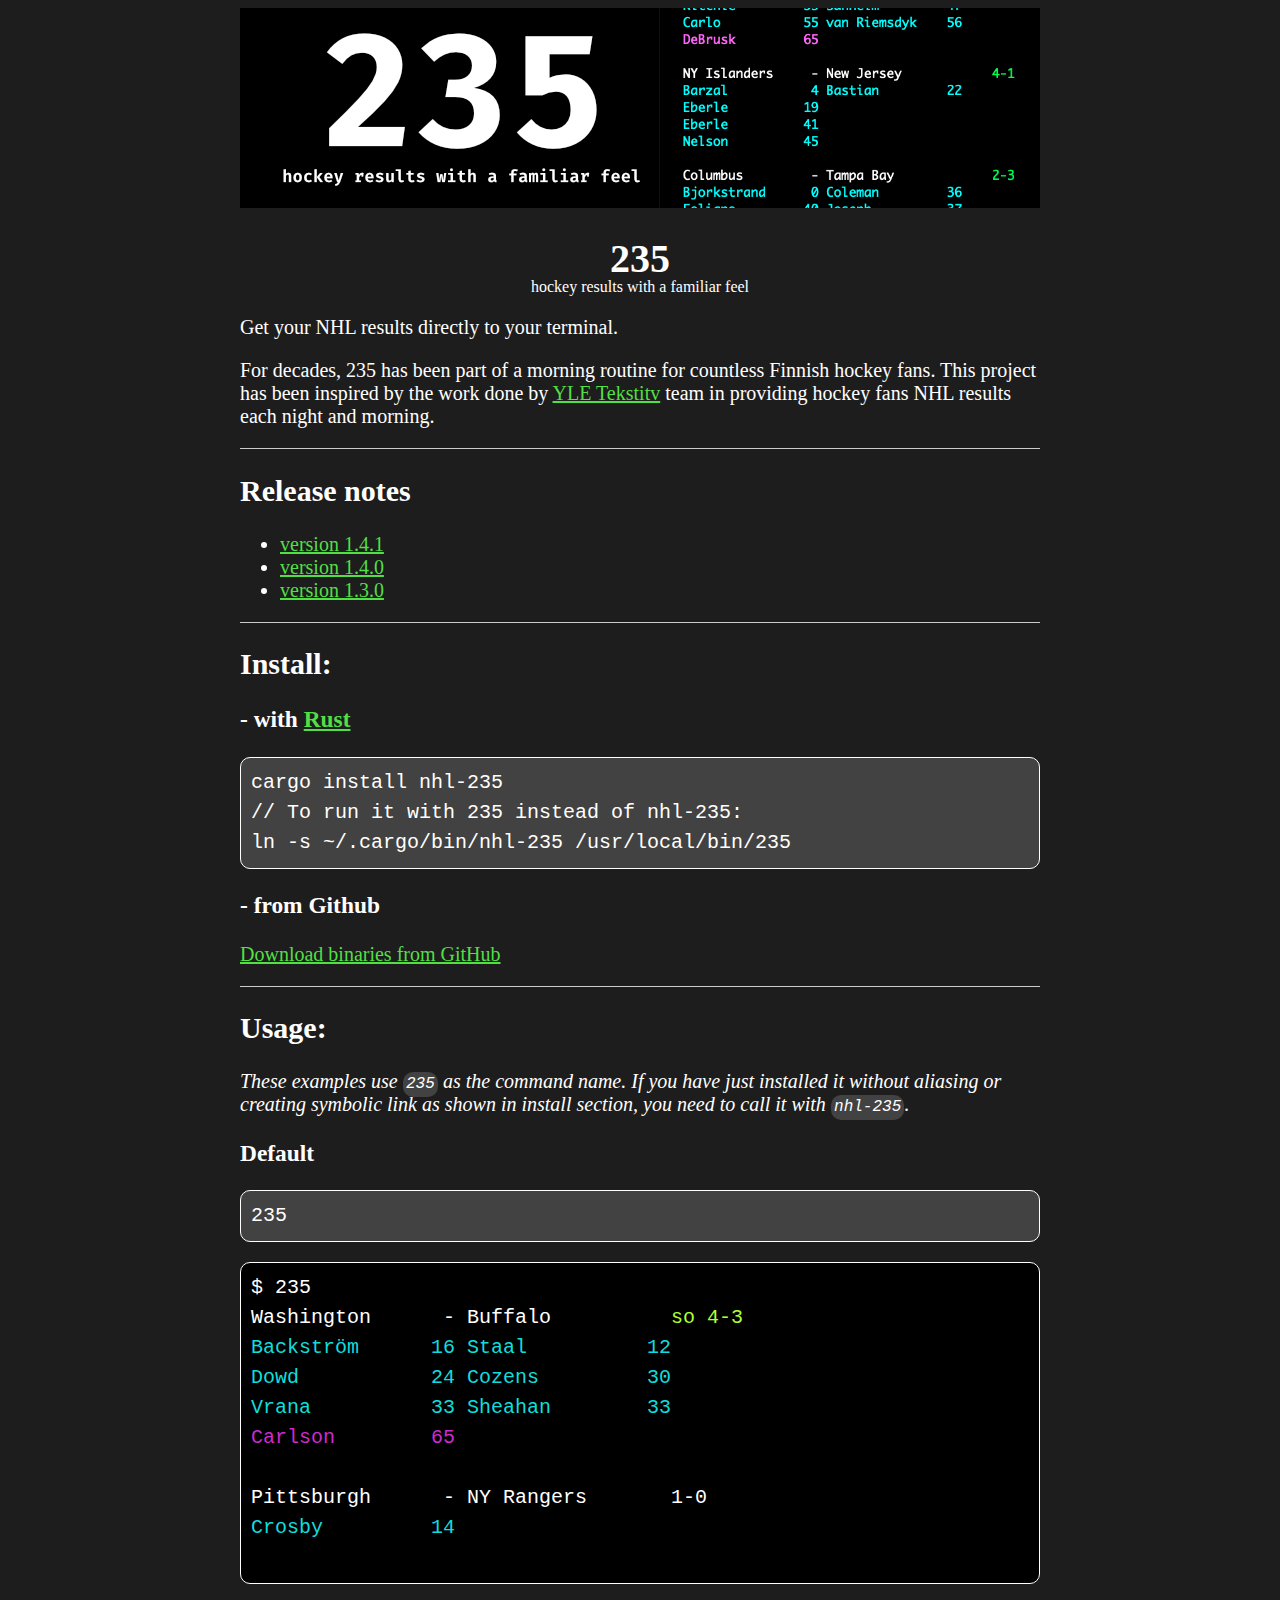
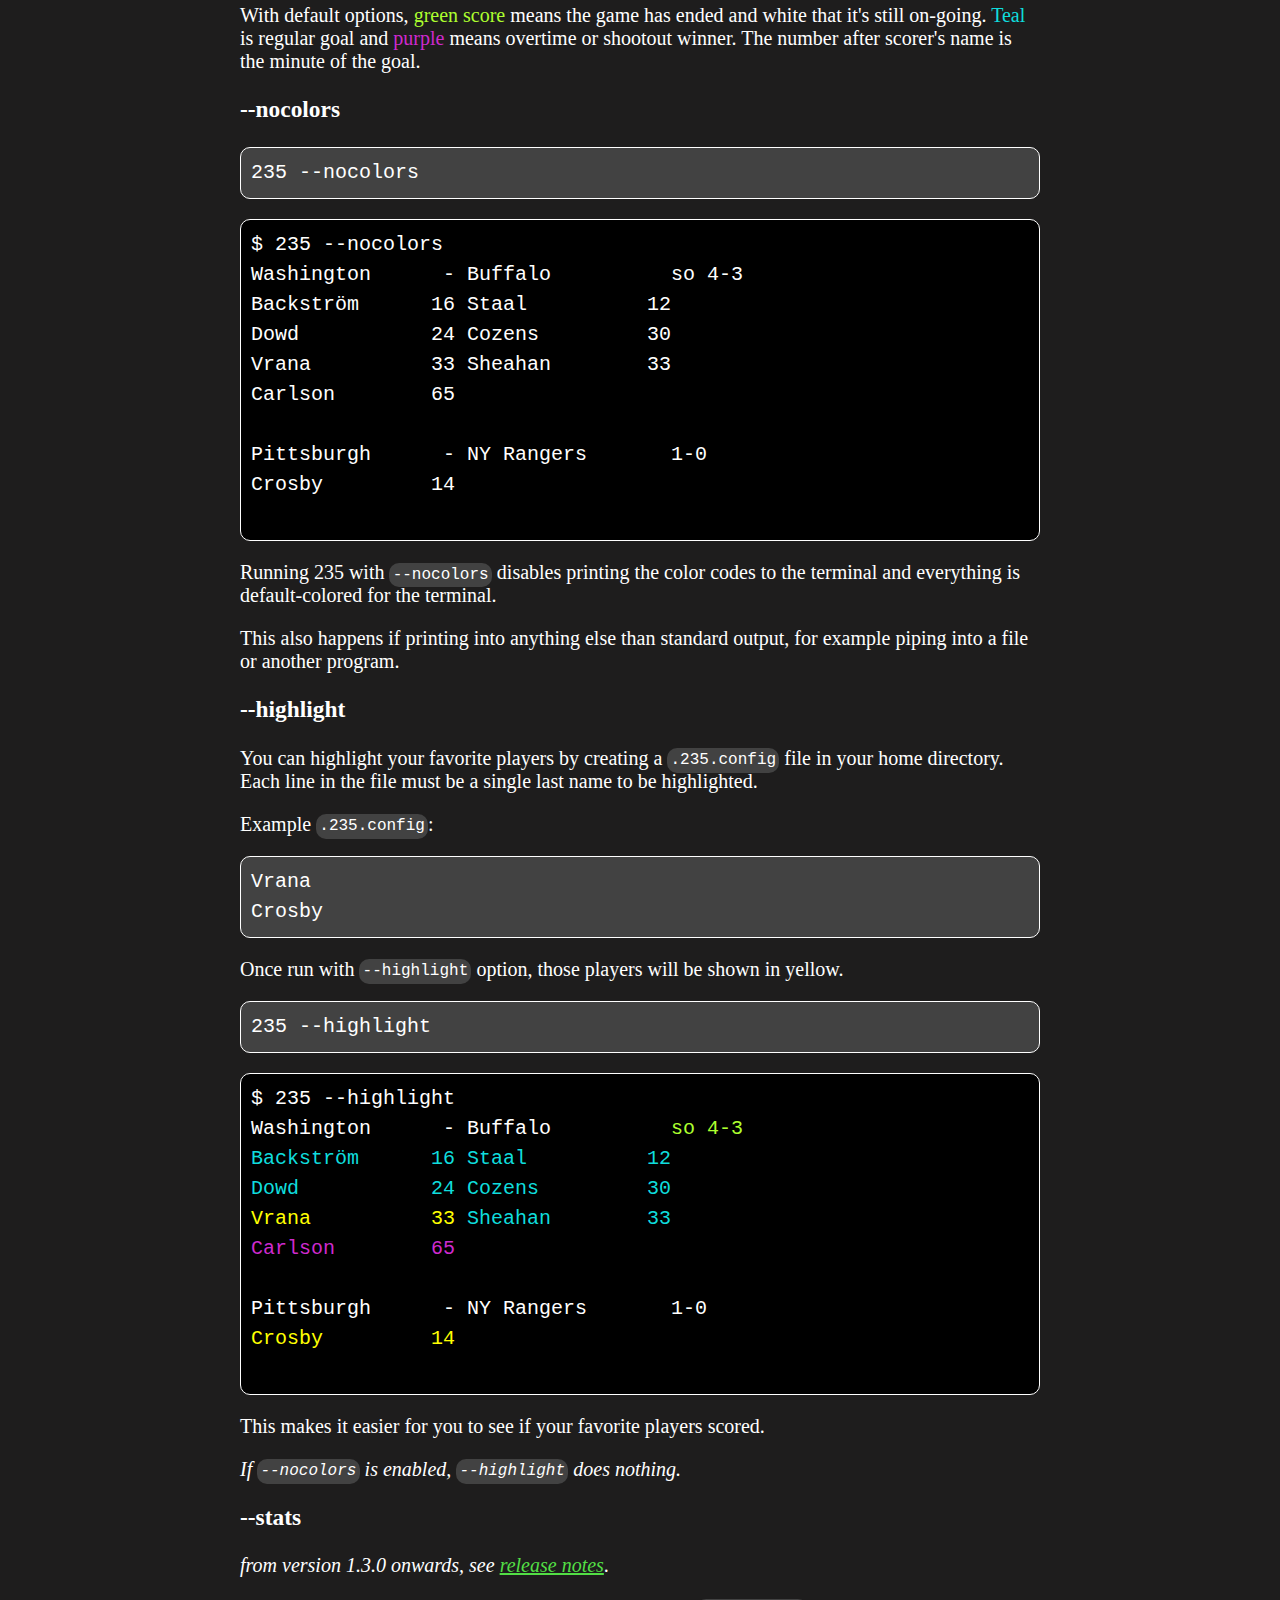
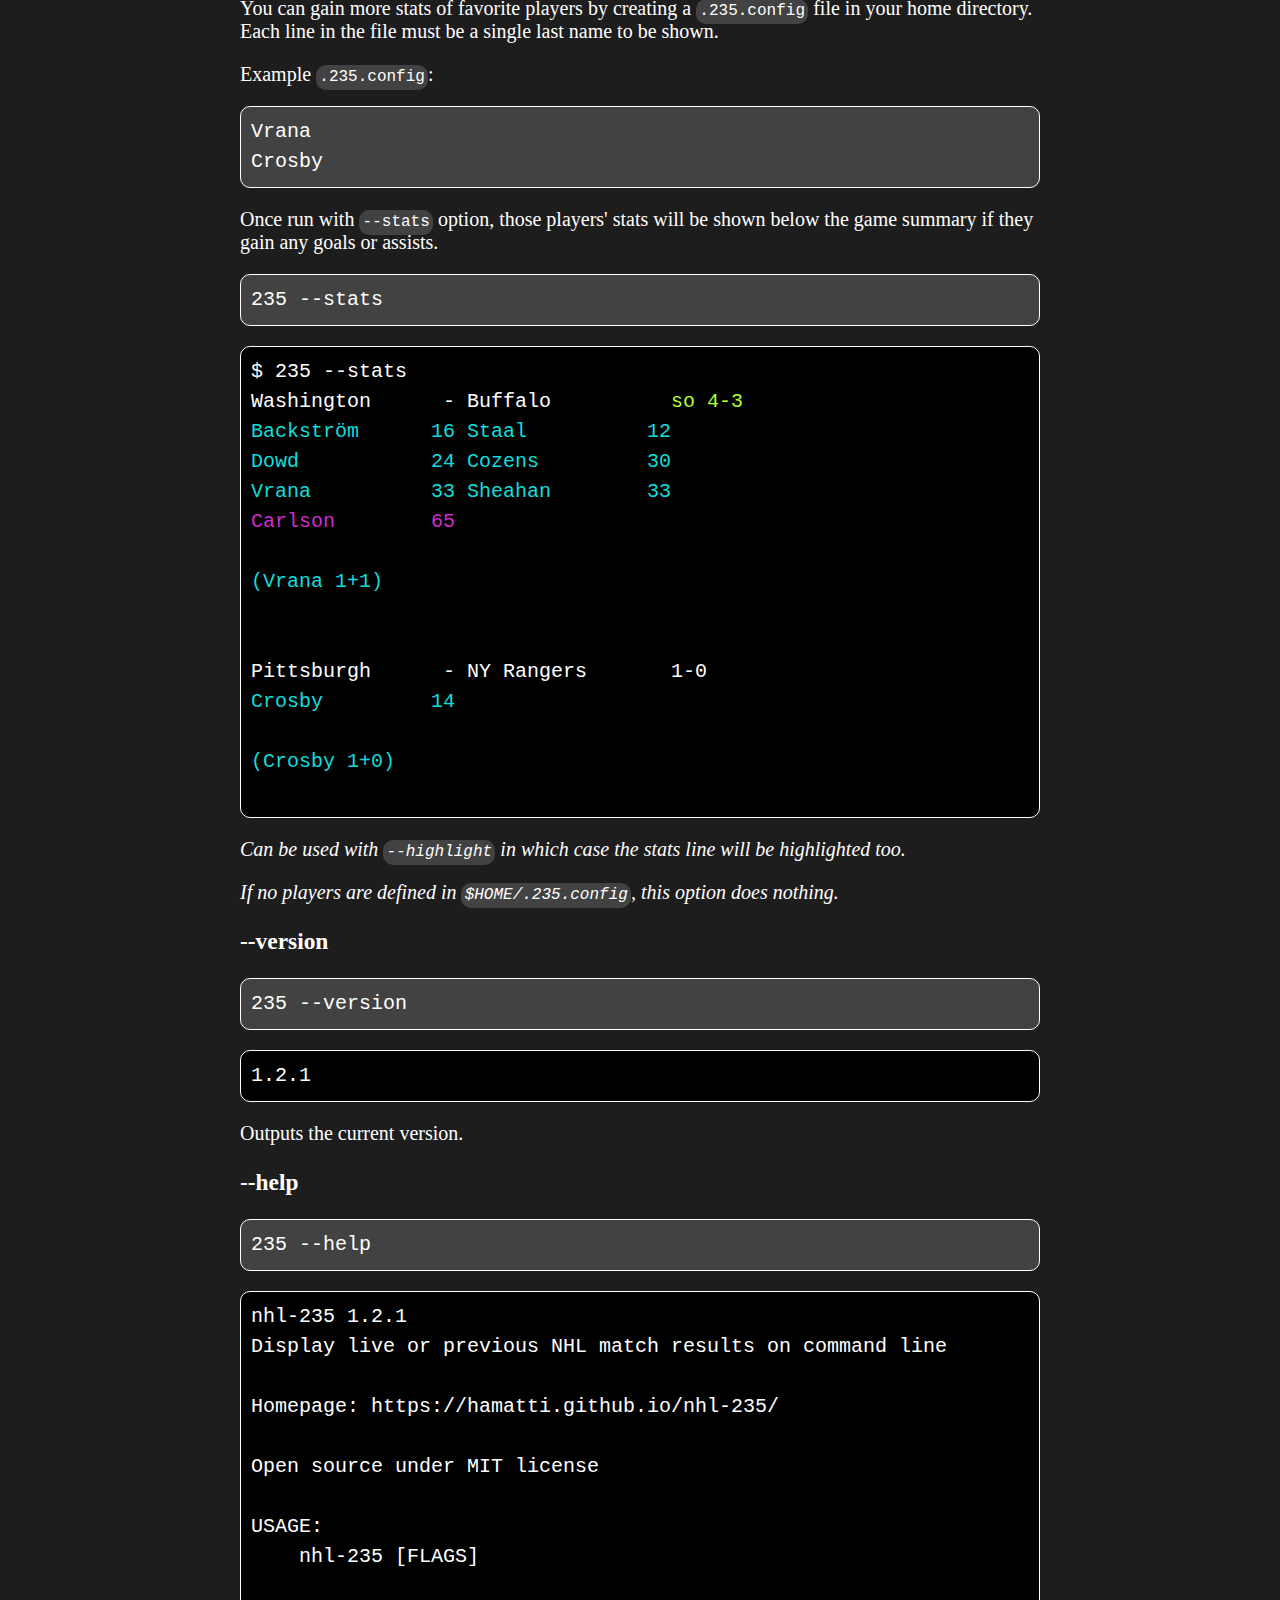
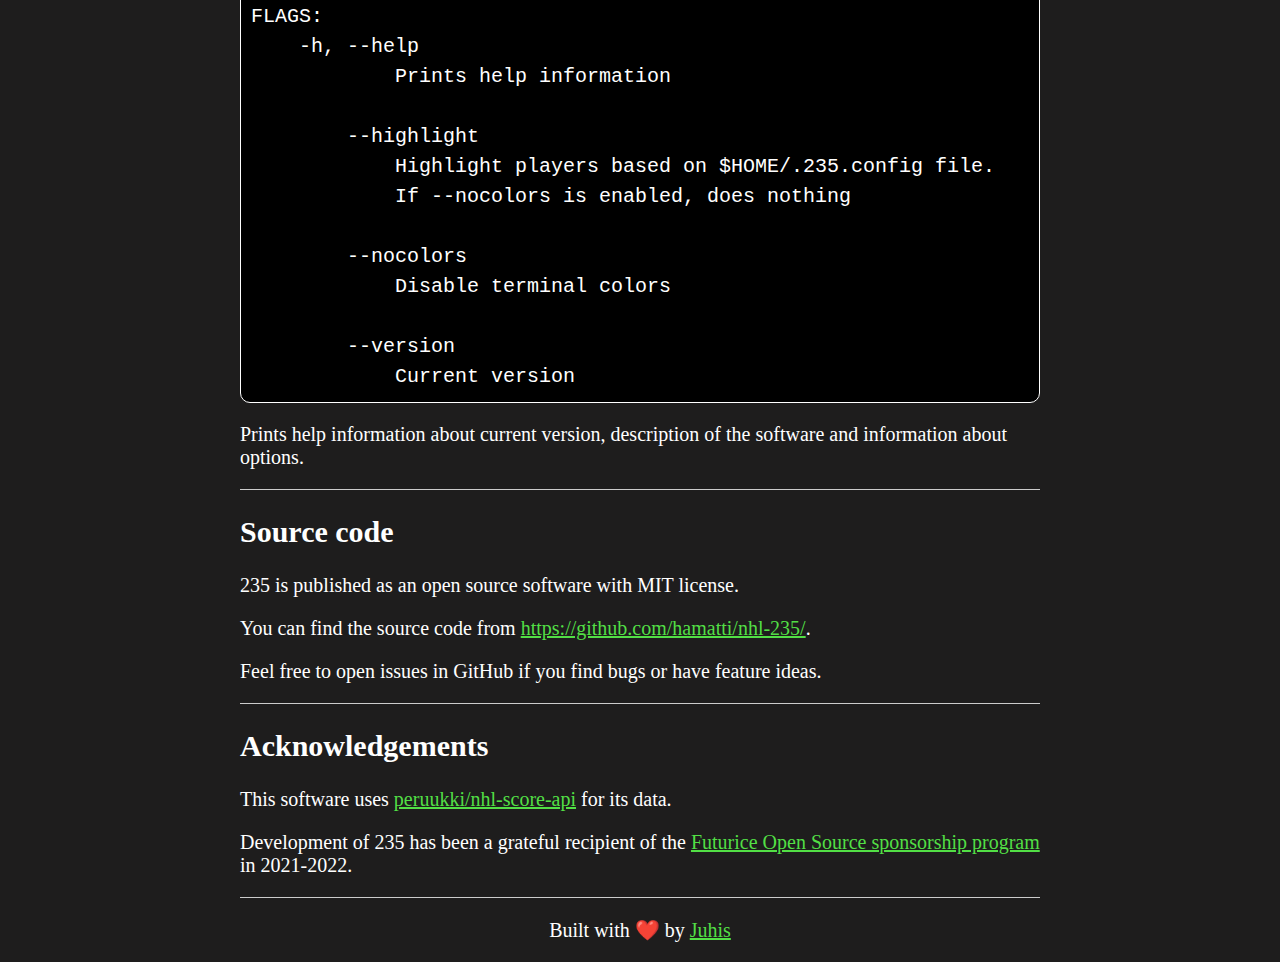
<file: docs/index.html>
<!DOCTYPE html>
<html lang="en">
  <head>
    <meta charset="UTF-8" />
    <meta name="viewport" content="width=device-width, initial-scale=1.0" />
    <title>235 - hockey results with a familiar feel</title>
    <link rel="preconnect" href="https://fonts.gstatic.com" />
    <link
      href="https://fonts.googleapis.com/css2?family=Fira+Code&display=swap"
      rel="stylesheet"
    />

    <meta
      property="og:title"
      content="235 - hockey results with a familiar feel"
    />
    <meta property="og:url" content="https://hamatti.github.io/nhl-235" />
    <meta
      property="og:description"
      content="A CLI tool to get NHL results to your terminal with a familiar 235 feeling"
    />
    <meta
      property="og:image"
      content="https://hamatti.github.io/nhl-235-banner.png"
    />

    <link rel="stylesheet" href="main.css" />
  </head>

  <body>
    <header>
      <img src="nhl-235-banner.png" alt="" />
      <h1>235</h1>
      <p class="tagline">hockey results with a familiar feel</p>
    </header>
    <main>
      <section>
        <p>Get your NHL results directly to your terminal.</p>

        <p>
          For decades, 235 has been part of a morning routine for countless
          Finnish hockey fans. This project has been inspired by the work done
          by
          <a
            href="https://yle.fi/aihe/tekstitv?P=235"
            target="_blank"
            rel="nofollow noreferrer"
            >YLE Tekstitv</a
          >
          team in providing hockey fans NHL results each night and morning.
        </p>
      </section>
      <section>
        <h2>Release notes</h2>

        <ul class="release-notes">
          <li><a href="release-notes/1.4.1">version 1.4.1</a></li>
          <li><a href="release-notes/1.4.0">version 1.4.0</a></li>
          <li><a href="release-notes/1.3.0">version 1.3.0</a></li>
        </ul>
      </section>
      <section>
        <h2>Install:</h2>
        <h3>- with <a href="https://crates.io/">Rust</a></h3>
        <pre><code>cargo install nhl-235
// To run it with 235 instead of nhl-235:
ln -s ~/.cargo/bin/nhl-235 /usr/local/bin/235</code></pre>
        <h3>- from Github</h3>
        <p>
          <a href="https://github.com/Hamatti/nhl-235/releases/latest">
            Download binaries from GitHub
          </a>
        </p>
      </section>
      <section>
        <h2>Usage:</h2>
        <p>
          <em
            >These examples use <code>235</code> as the command name. If you
            have just installed it without aliasing or creating symbolic link as
            shown in install section, you need to call it with
            <code>nhl-235</code>.</em
          >
        </p>
        <h3 id="docs-default">Default</h3>
        <pre><code>235</code></pre>
        <div class="output-example">
          <pre>
<span class="token-prompt">$</span> 235
<span class="token-teams">Washington      - Buffalo</span>          <span class="token-final-score">so 4-3</span>
<span class="token-player">Backström      16 Staal          12</span>
<span class="token-player">Dowd           24 Cozens         30</span>
<span class="token-player">Vrana          33 Sheahan        33</span>
<span class="token-shootout">Carlson        65</span>

<span class="token-teams">Pittsburgh      - NY Rangers</span>       1-0
<span class="token-player">Crosby         14</span>
        </pre>
        </div>

        <p>
          With default options,
          <span class="token-final-score">green score</span> means the game has
          ended and white that it's still on-going.
          <span class="token-player">Teal</span> is regular goal and
          <span class="token-shootout">purple</span> means overtime or shootout
          winner. The number after scorer's name is the minute of the goal.
        </p>

        <h3 id="docs-nocolors">--nocolors</h3>
        <pre><code>235 --nocolors</code></pre>
        <div class="output-example">
          <pre>
$ 235 --nocolors
Washington      - Buffalo          so 4-3
Backström      16 Staal          12
Dowd           24 Cozens         30
Vrana          33 Sheahan        33
Carlson        65

Pittsburgh      - NY Rangers       1-0
Crosby         14
            </pre
          >
        </div>
        <p>
          Running 235 with <code>--nocolors</code> disables printing the color
          codes to the terminal and everything is default-colored for the
          terminal.
        </p>
        <p>
          This also happens if printing into anything else than standard output,
          for example piping into a file or another program.
        </p>

        <h3 id="docs-highlight">--highlight</h3>
        <p>
          You can highlight your favorite players by creating a
          <code>.235.config</code> file in your home directory. Each line in the
          file must be a single last name to be highlighted.
        </p>
        <p>Example <code>.235.config</code>:</p>
        <pre><code>Vrana
Crosby</code></pre>
        <p>
          Once run with <code>--highlight</code> option, those players will be
          shown in yellow.
        </p>
        <pre><code>235 --highlight</code></pre>
        <div class="output-example">
          <pre>
<span class="token-prompt">$</span> 235 --highlight
<span class="token-teams">Washington      - Buffalo</span>          <span class="token-final-score">so 4-3</span>
<span class="token-player">Backström      16 Staal          12</span>
<span class="token-player">Dowd           24 Cozens         30</span>
<span class="token-highlight">Vrana          33</span> <span class="token-player">Sheahan        33</span>
<span class="token-shootout">Carlson        65</span>

<span class="token-teams">Pittsburgh      - NY Rangers</span>       1-0
<span class="token-highlight">Crosby         14</span>
                    </pre>
        </div>
        <p>
          This makes it easier for you to see if your favorite players scored.
        </p>
        <p>
          <em
            >If <code>--nocolors</code> is enabled,
            <code>--highlight</code> does nothing.</em
          >
        </p>

        <h3 id="docs-stats">--stats</h3>
        <p>
          <em
            >from version 1.3.0 onwards, see
            <a href="release-notes/1.3.0.html">release notes</a></em
          >.
        </p>
        <p>
          You can gain more stats of favorite players by creating a
          <code>.235.config</code> file in your home directory. Each line in the
          file must be a single last name to be shown.
        </p>
        <p>Example <code>.235.config</code>:</p>
        <pre><code>Vrana
Crosby</code></pre>
        <p>
          Once run with <code>--stats</code> option, those players' stats will
          be shown below the game summary if they gain any goals or assists.
        </p>
        <pre><code>235 --stats</code></pre>
        <div class="output-example">
          <pre>
<span class="token-prompt">$</span> 235 --stats
<span class="token-teams">Washington      - Buffalo</span>          <span class="token-final-score">so 4-3</span>
<span class="token-player">Backström      16 Staal          12</span>
<span class="token-player">Dowd           24 Cozens         30</span>
<span class="token-player">Vrana          33</span> <span class="token-player">Sheahan        33</span>
<span class="token-shootout">Carlson        65</span>

<span class="token-player">(Vrana 1+1)</span>


<span class="token-teams">Pittsburgh      - NY Rangers</span>       1-0
<span class="token-player">Crosby         14</span>

<span class="token-player">(Crosby 1+0)</span>
                    </pre>
        </div>
        <p>
          <em
            >Can be used with <code>--highlight</code> in which case the stats
            line will be highlighted too.</em
          >
        </p>
        <p>
          <em
            >If no players are defined in <code>$HOME/.235.config</code>, this
            option does nothing.</em
          >
        </p>

        <h3 id="docs-version">--version</h3>

        <pre><code>235 --version</code></pre>
        <div class="output-example">
          <pre><code>1.2.1</code></pre>
        </div>

        <p>Outputs the current version.</p>

        <h3 id="docs-help">--help</h3>
        <pre><code>235 --help</code></pre>
        <div class="output-example">
          <pre><code>nhl-235 1.2.1
Display live or previous NHL match results on command line

Homepage: https://hamatti.github.io/nhl-235/

Open source under MIT license

USAGE:
    nhl-235 [FLAGS]

FLAGS:
    -h, --help
            Prints help information

        --highlight
            Highlight players based on $HOME/.235.config file. 
            If --nocolors is enabled, does nothing

        --nocolors
            Disable terminal colors

        --version
            Current version</code></pre>
        </div>

        <p>
          Prints help information about current version, description of the
          software and information about options.
        </p>
      </section>

      <section>
        <h2>Source code</h2>
        <p>235 is published as an open source software with MIT license.</p>
        <p>
          You can find the source code from
          <a href="https://github.com/hamatti/nhl-235/"
            >https://github.com/hamatti/nhl-235/</a
          >.
        </p>

        <p>
          Feel free to open issues in GitHub if you find bugs or have feature
          ideas.
        </p>
      </section>
      <section>
        <h2>Acknowledgements</h2>
        <p>
          This software uses
          <a href="https://github.com/peruukki/nhl-score-api"
            >peruukki/nhl-score-api</a
          >
          for its data.
        </p>
        <p>
          Development of 235 has been a grateful recipient of the
          <a href="https://spiceprogram.org">
            Futurice Open Source sponsorship program</a
          >
          in 2021-2022.
        </p>
      </section>
    </main>
    <footer>
      <p>Built with ❤️ by <a href="https://hamatti.org">Juhis</a></p>
    </footer>
  </body>
</html>
</file>
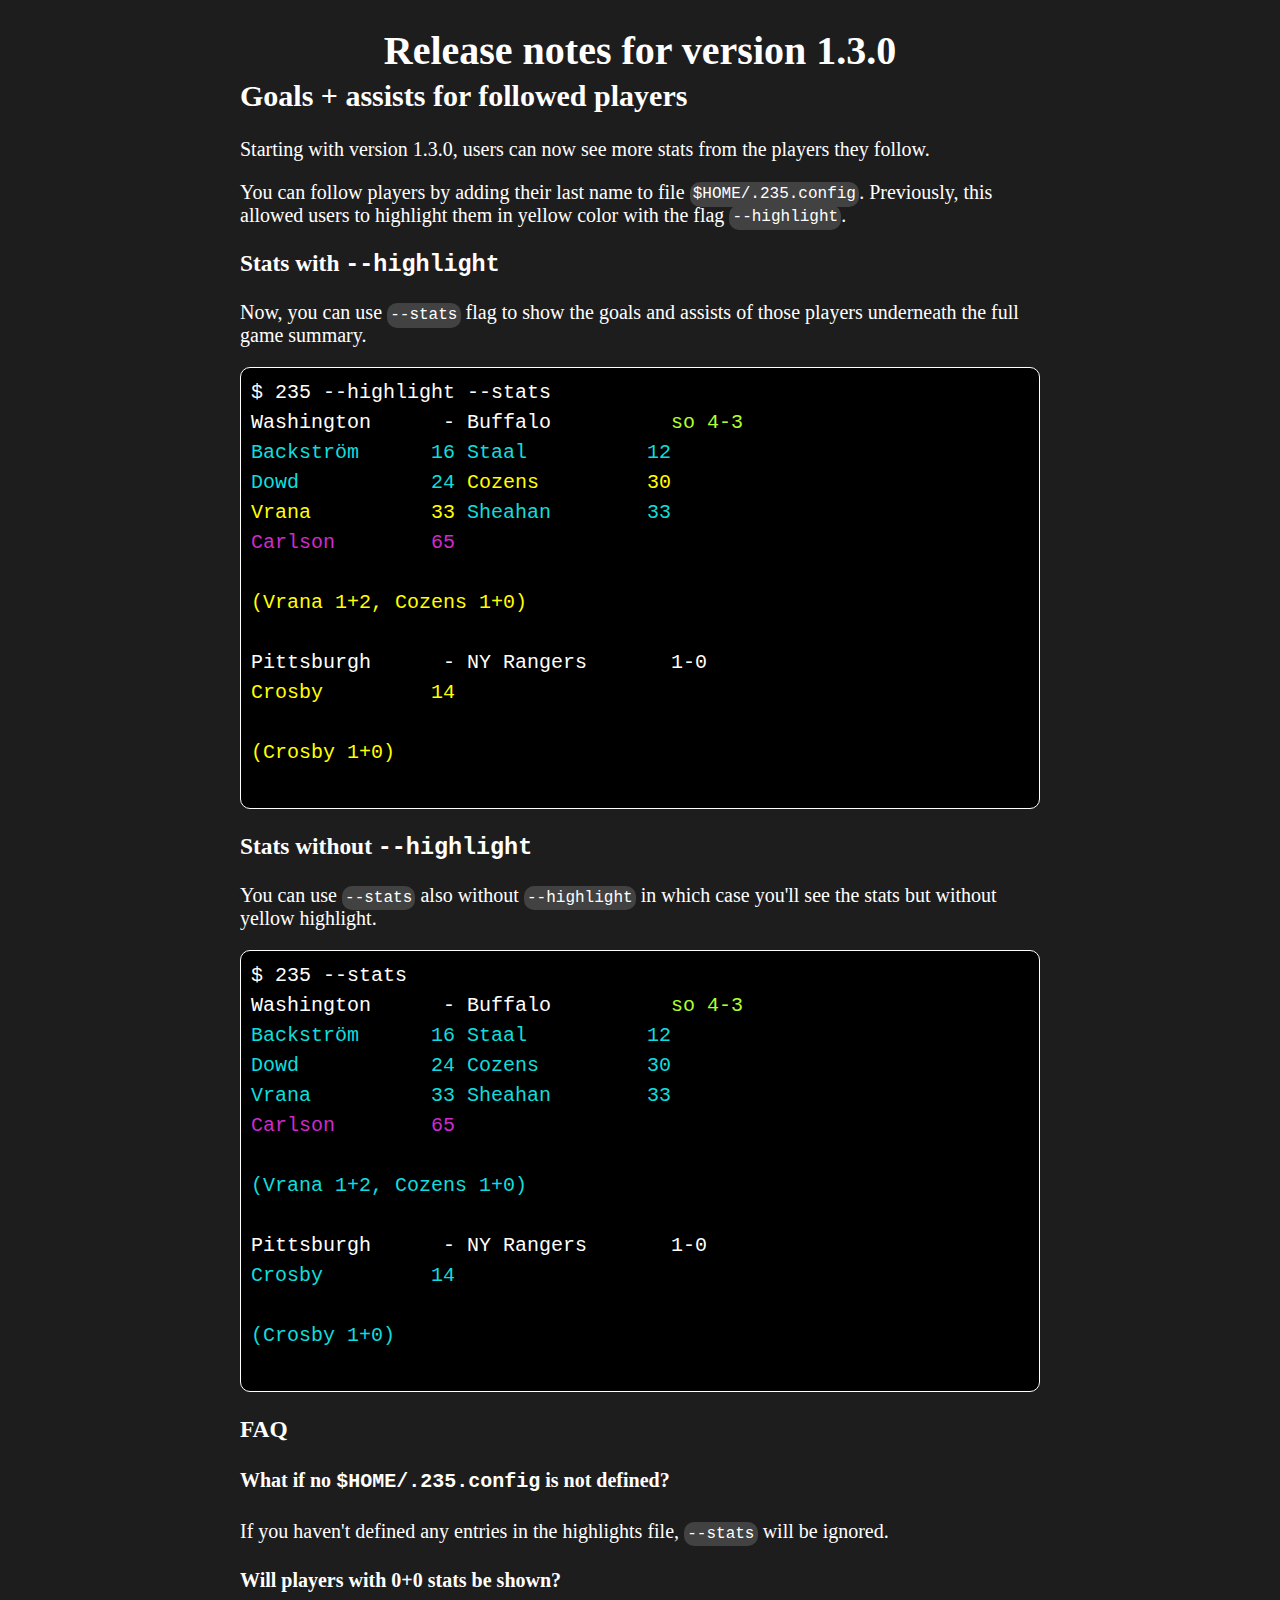
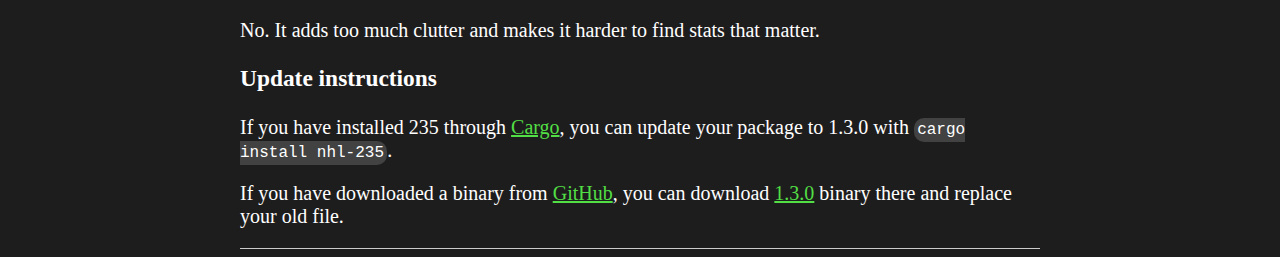
<file: docs/release-notes/1.3.0.html>
<!DOCTYPE html>
<html lang="en">
  <head>
    <meta charset="UTF-8" />
    <meta name="viewport" content="width=device-width, initial-scale=1.0" />
    <title>Release notes for version 1.3.0 of nhl-235</title>

    <link rel="preconnect" href="https://fonts.gstatic.com" />
    <link
      href="https://fonts.googleapis.com/css2?family=Fira+Code&display=swap"
      rel="stylesheet"
    />

    <meta property="og:title" content="235 - Release notes for 1.3.0" />
    <meta
      property="og:url"
      content="https://hamatti.github.io/nhl-235/release-notes/1.3.0"
    />
    <meta
      property="og:description"
      content="What's new in version 1.3.0 of nhl-235?"
    />
    <meta
      property="og:image"
      content="https://hamatti.github.io/nhl-235-banner.png"
    />

    <link rel="stylesheet" href="../main.css" />
  </head>
  <body>
    <main>
      <h1>Release notes for version 1.3.0</h1>

      <section>
        <h2>Goals + assists for followed players</h2>

        <p>
          Starting with version 1.3.0, users can now see more stats from the
          players they follow.
        </p>
        <p>
          You can follow players by adding their last name to file
          <code>$HOME/.235.config</code>. Previously, this allowed users to
          highlight them in yellow color with the flag <code>--highlight</code>.
        </p>
        <h3>Stats with <code>--highlight</code></h3>
        <p>
          Now, you can use <code>--stats</code> flag to show the goals and
          assists of those players underneath the full game summary.
        </p>

        <div class="output-example">
          <pre>
<span class="token-prompt">$</span> 235 --highlight --stats
<span class="token-teams">Washington      - Buffalo</span>          <span class="token-final-score">so 4-3</span>
<span class="token-player">Backström      16 Staal          12</span>
<span class="token-player">Dowd           24</span> <span class="token-highlight">Cozens         30</span>
<span class="token-highlight">Vrana          33</span> <span class="token-player">Sheahan        33</span>
<span class="token-shootout">Carlson        65</span>

<span class="token-stats">(Vrana 1+2, Cozens 1+0)</span>

<span class="token-teams">Pittsburgh      - NY Rangers</span>       1-0
<span class="token-highlight">Crosby         14</span>

<span class="token-stats">(Crosby 1+0)</span>
        </pre>
        </div>

        <h3>Stats without <code>--highlight</code></h3>
        <p>
          You can use <code>--stats</code> also without
          <code>--highlight</code> in which case you'll see the stats but
          without yellow highlight.
        </p>
        <div class="output-example">
          <pre>
<span class="token-prompt">$</span> 235 --stats
<span class="token-teams">Washington      - Buffalo</span>          <span class="token-final-score">so 4-3</span>
<span class="token-player">Backström      16 Staal          12</span>
<span class="token-player">Dowd           24</span> <span class="token-player">Cozens         30</span>
<span class="token-player">Vrana          33</span> <span class="token-player">Sheahan        33</span>
<span class="token-shootout">Carlson        65</span>

<span class="token-player">(Vrana 1+2, Cozens 1+0)</span>

<span class="token-teams">Pittsburgh      - NY Rangers</span>       1-0
<span class="token-player">Crosby         14</span>

<span class="token-player">(Crosby 1+0)</span>
        </pre>
        </div>

        <h3>FAQ</h3>
        <h4>What if no <code>$HOME/.235.config</code> is not defined?</h4>
        <p>
          If you haven't defined any entries in the highlights file,
          <code>--stats</code> will be ignored.
        </p>
        <h4>Will players with 0+0 stats be shown?</h4>
        <p>
          No. It adds too much clutter and makes it harder to find stats that
          matter.
        </p>

        <h3>Update instructions</h3>
        <p>
          If you have installed 235 through
          <a href="https://crates.io/crates/nhl-235">Cargo</a>, you can update
          your package to 1.3.0 with <code>cargo install nhl-235</code>.
        </p>
        <p>
          If you have downloaded a binary from
          <a href="https://github.com/Hamatti/nhl-235">GitHub</a>, you can
          download
          <a href="https://github.com/Hamatti/nhl-235/releases/tag/v1.3.0"
            >1.3.0</a
          >
          binary there and replace your old file.
        </p>
      </section>
    </main>
  </body>
</html>
</file>
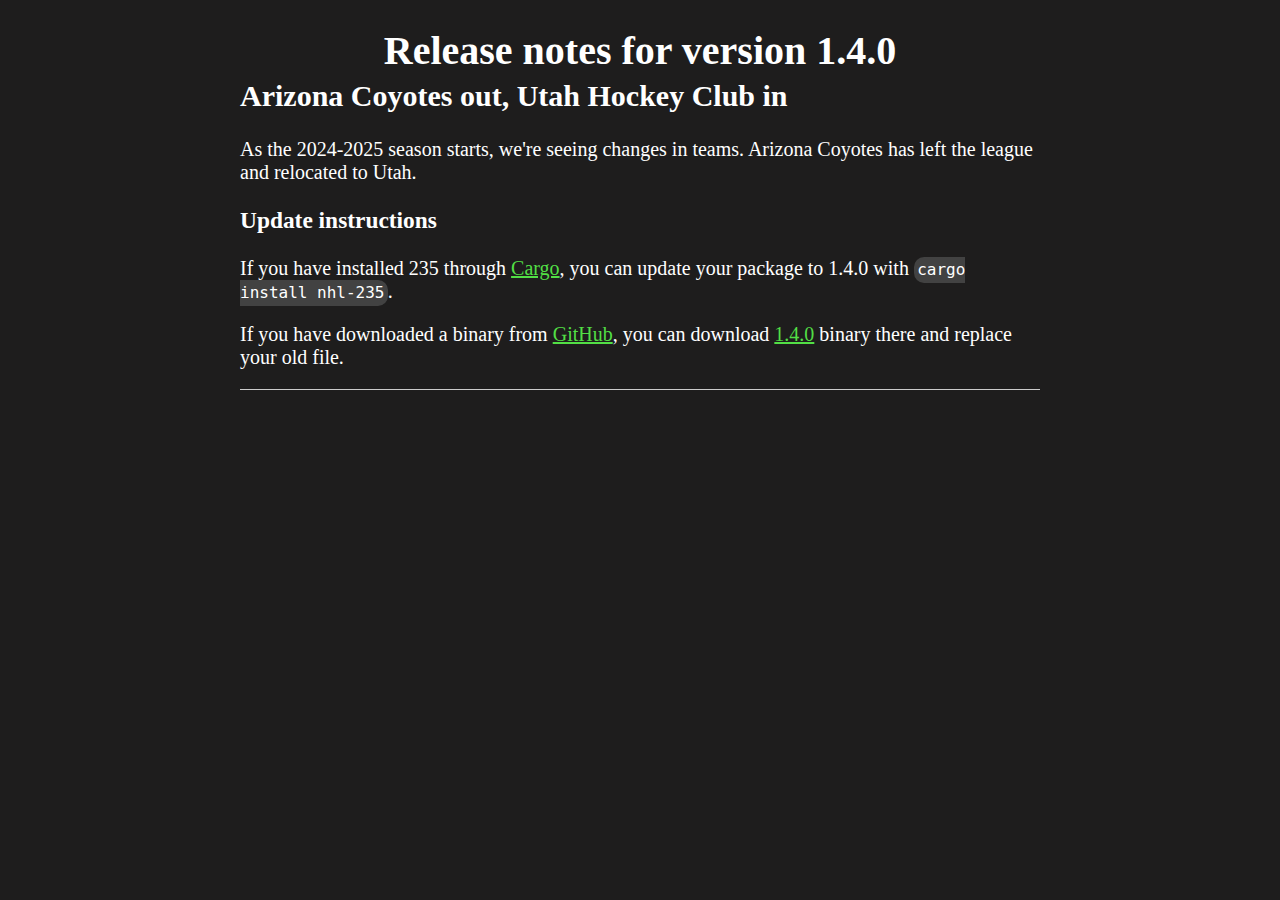
<file: docs/release-notes/1.4.0.html>
<!doctype html>
<html lang="en">
  <head>
    <meta charset="UTF-8" />
    <meta name="viewport" content="width=device-width, initial-scale=1.0" />
    <title>Release notes for version 1.4.0 of nhl-235</title>

    <link rel="preconnect" href="https://fonts.gstatic.com" />
    <link
      href="https://fonts.googleapis.com/css2?family=Fira+Code&display=swap"
      rel="stylesheet"
    />

    <meta property="og:title" content="235 - Release notes for 1.4.0" />
    <meta
      property="og:url"
      content="https://hamatti.github.io/nhl-235/release-notes/1.4.0"
    />
    <meta
      property="og:description"
      content="What's new in version 1.4.0 of nhl-235?"
    />
    <meta
      property="og:image"
      content="https://hamatti.github.io/nhl-235-banner.png"
    />

    <link rel="stylesheet" href="../main.css" />
  </head>
  <body>
    <main>
      <h1>Release notes for version 1.4.0</h1>

      <section>
        <h2>Arizona Coyotes out, Utah Hockey Club in</h2>
        <p>
          As the 2024-2025 season starts, we're seeing changes in teams. Arizona
          Coyotes has left the league and relocated to Utah.
        </p>
        <h3>Update instructions</h3>
        <p>
          If you have installed 235 through
          <a href="https://crates.io/crates/nhl-235">Cargo</a>, you can update
          your package to 1.4.0 with <code>cargo install nhl-235</code>.
        </p>
        <p>
          If you have downloaded a binary from
          <a href="https://github.com/Hamatti/nhl-235">GitHub</a>, you can
          download
          <a href="https://github.com/Hamatti/nhl-235/releases/tag/v1.4.0"
            >1.4.0</a
          >
          binary there and replace your old file.
        </p>
      </section>
    </main>
  </body>
</html>
</file>
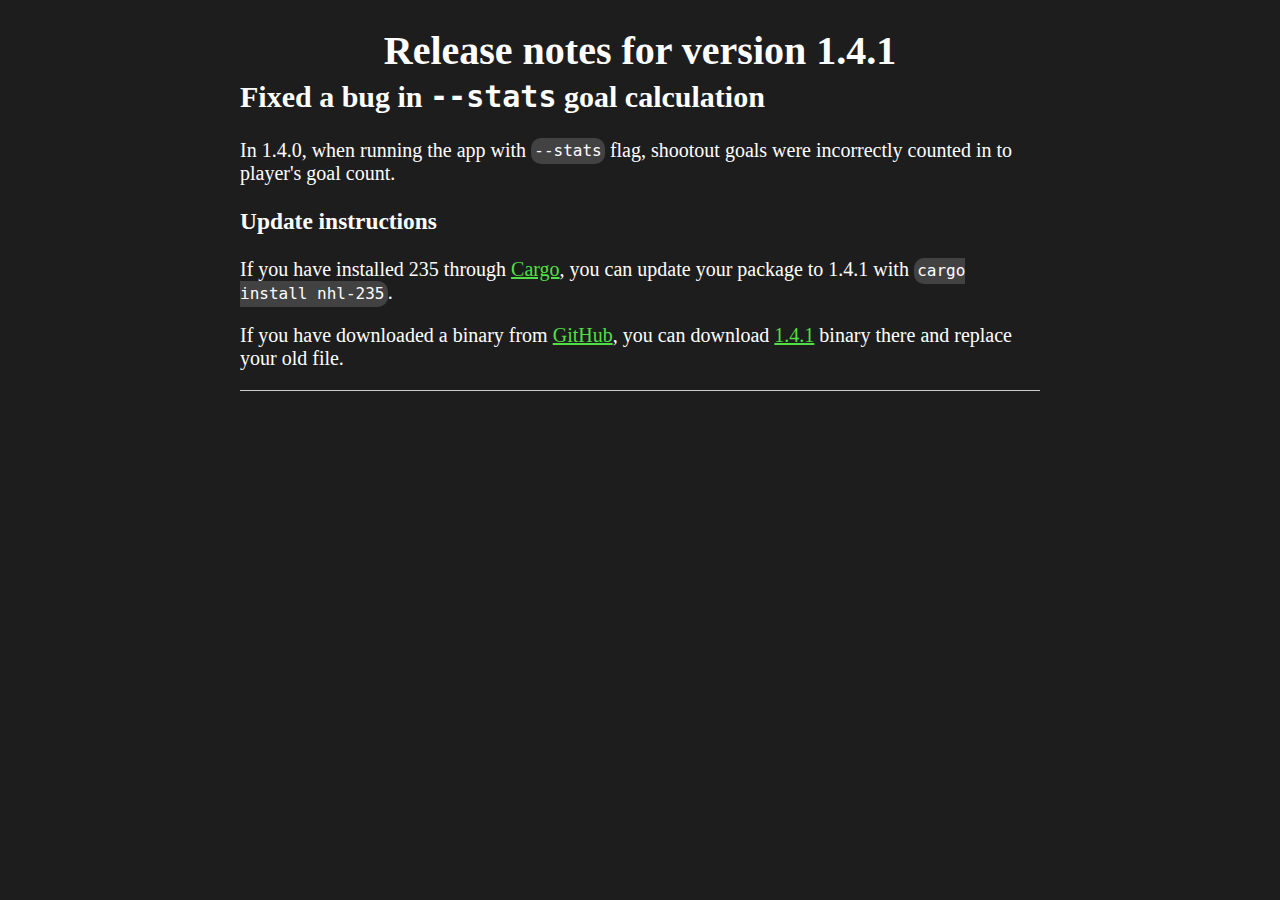
<file: docs/release-notes/1.4.1.html>
<!DOCTYPE html>
<html lang="en">
  <head>
    <meta charset="UTF-8" />
    <meta name="viewport" content="width=device-width, initial-scale=1.0" />
    <title>Release notes for version 1.4.1 of nhl-235</title>

    <link rel="preconnect" href="https://fonts.gstatic.com" />
    <link
      href="https://fonts.googleapis.com/css2?family=Fira+Code&display=swap"
      rel="stylesheet"
    />

    <meta property="og:title" content="235 - Release notes for 1.4.1" />
    <meta
      property="og:url"
      content="https://hamatti.github.io/nhl-235/release-notes/1.4.1"
    />
    <meta
      property="og:description"
      content="What's new in version 1.4.1 of nhl-235?"
    />
    <meta
      property="og:image"
      content="https://hamatti.github.io/nhl-235-banner.png"
    />

    <link rel="stylesheet" href="../main.css" />
  </head>
  <body>
    <main>
      <h1>Release notes for version 1.4.1</h1>

      <section>
        <h2>Fixed a bug in <code>--stats</code> goal calculation</h2>
        <p>
          In 1.4.0, when running the app with <code>--stats</code> flag,
          shootout goals were incorrectly counted in to player's goal count.
        </p>
        <h3>Update instructions</h3>
        <p>
          If you have installed 235 through
          <a href="https://crates.io/crates/nhl-235">Cargo</a>, you can update
          your package to 1.4.1 with <code>cargo install nhl-235</code>.
        </p>
        <p>
          If you have downloaded a binary from
          <a href="https://github.com/Hamatti/nhl-235">GitHub</a>, you can
          download
          <a href="https://github.com/Hamatti/nhl-235/releases/tag/v1.4.1"
            >1.4.1</a
          >
          binary there and replace your old file.
        </p>
      </section>
    </main>
  </body>
</html>
</file>
<file: docs/main.css>
body {
  background: #1e1d1d;
  color: white;
  font-size: 20px;
}

header img {
  margin: auto;
  max-width: min(800px, 100%);
  display: block;
}

header,
main,
footer {
  max-width: 800px;
  margin: auto;
  display: block;
}

a,
a:visited,
a:hover {
  color: #52df45;
}

section {
  border-bottom: 1px solid #ccc;
}

h1 {
  text-align: center;
  font-size: 2em;
  margin-bottom: -0.5em;
}

.tagline {
  font-size: 0.8em;
  text-align: center;
}

pre {
  line-height: 1.5;
  background: #424242;
  counter-reset: linenumber;
  overflow: auto;
  font-size: min(3vw, 20px);
  border: 1px solid #fff;
  padding: 0.5em;
  border-radius: 10px;
}

@media screen and (max-width: 800px) {
  body {
    font-size: 18px;
    margin: 1em;
  }
}

.output-example pre {
  background-color: black;
}

.token-final-score {
  color: greenyellow;
}

.token-player {
  color: rgb(15, 221, 221);
}

.token-shootout {
  color: rgb(206, 42, 206);
}

p code {
  font-size: 0.8em;
  background: #424242;
  padding: 0.2em;
  border-radius: 10px;
}

.token-highlight,
.token-stats {
  color: yellow;
}

footer {
  text-align: center;
}
</file>
